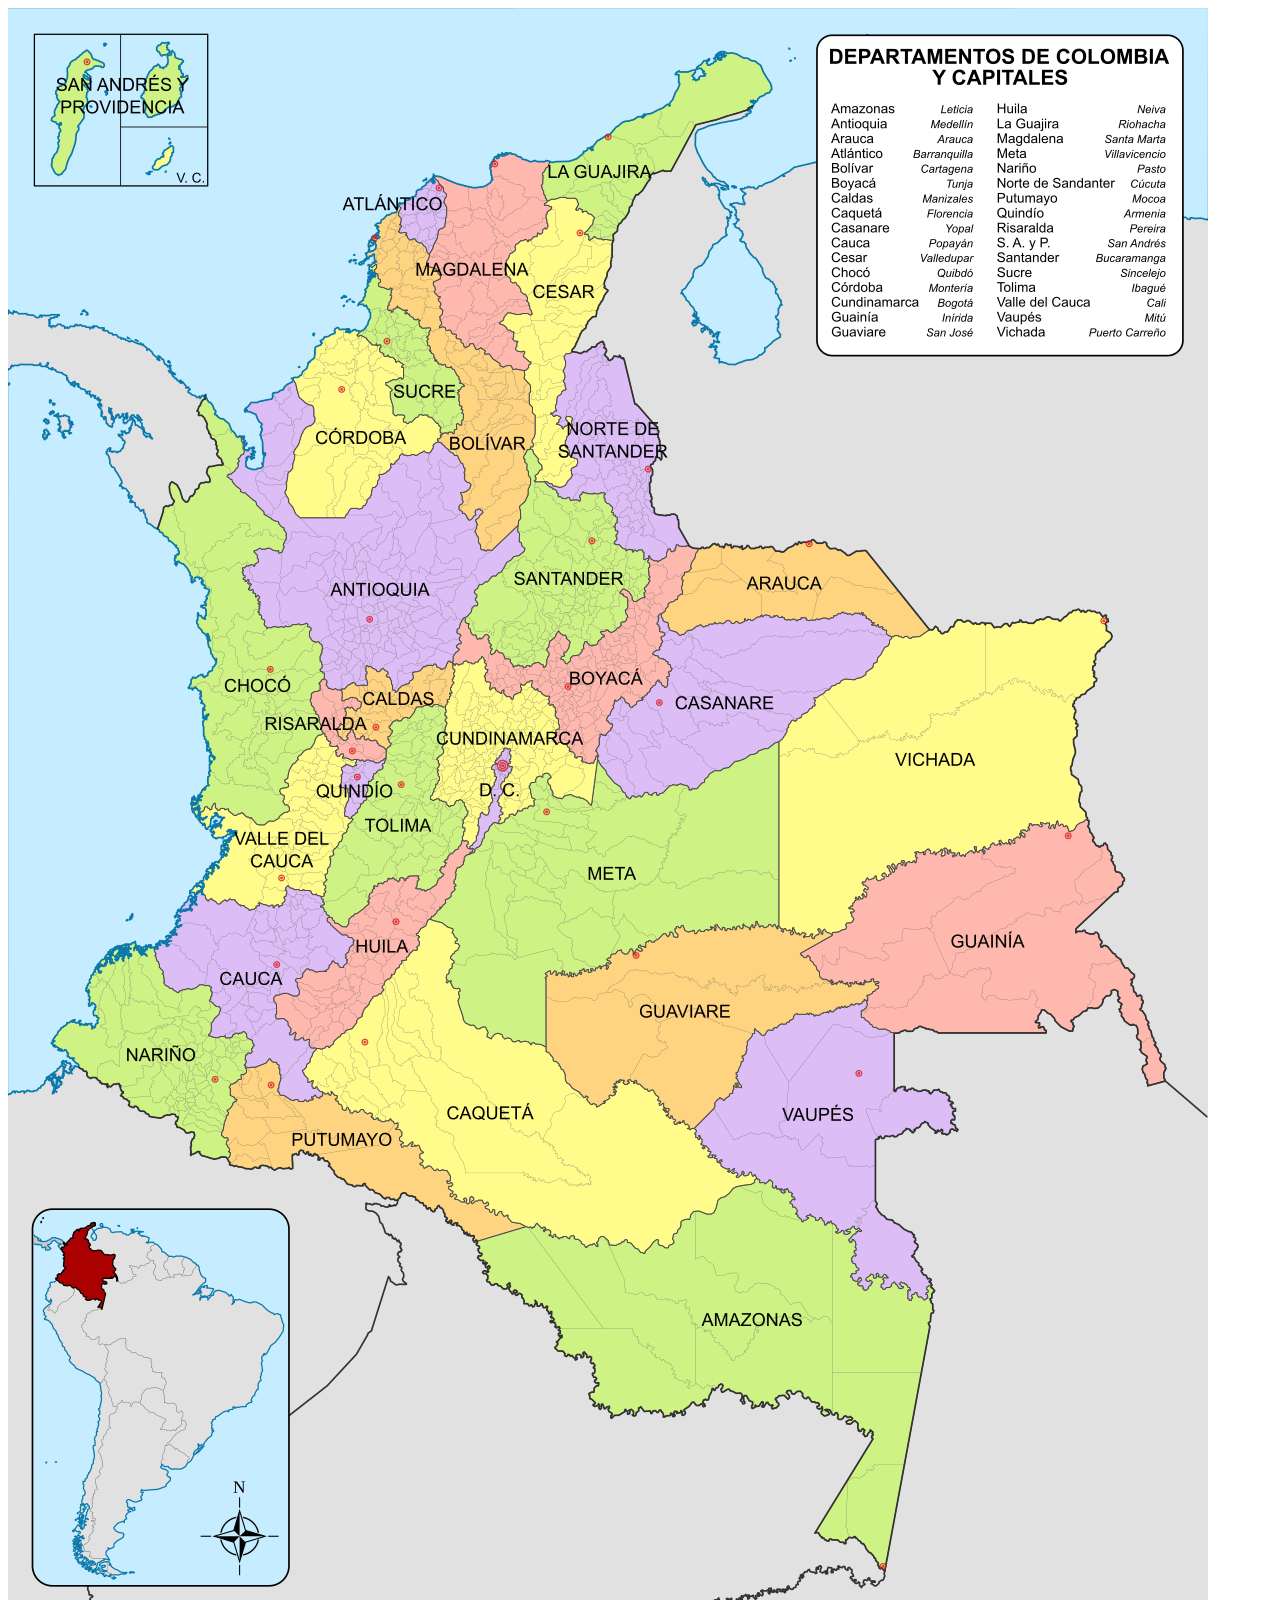
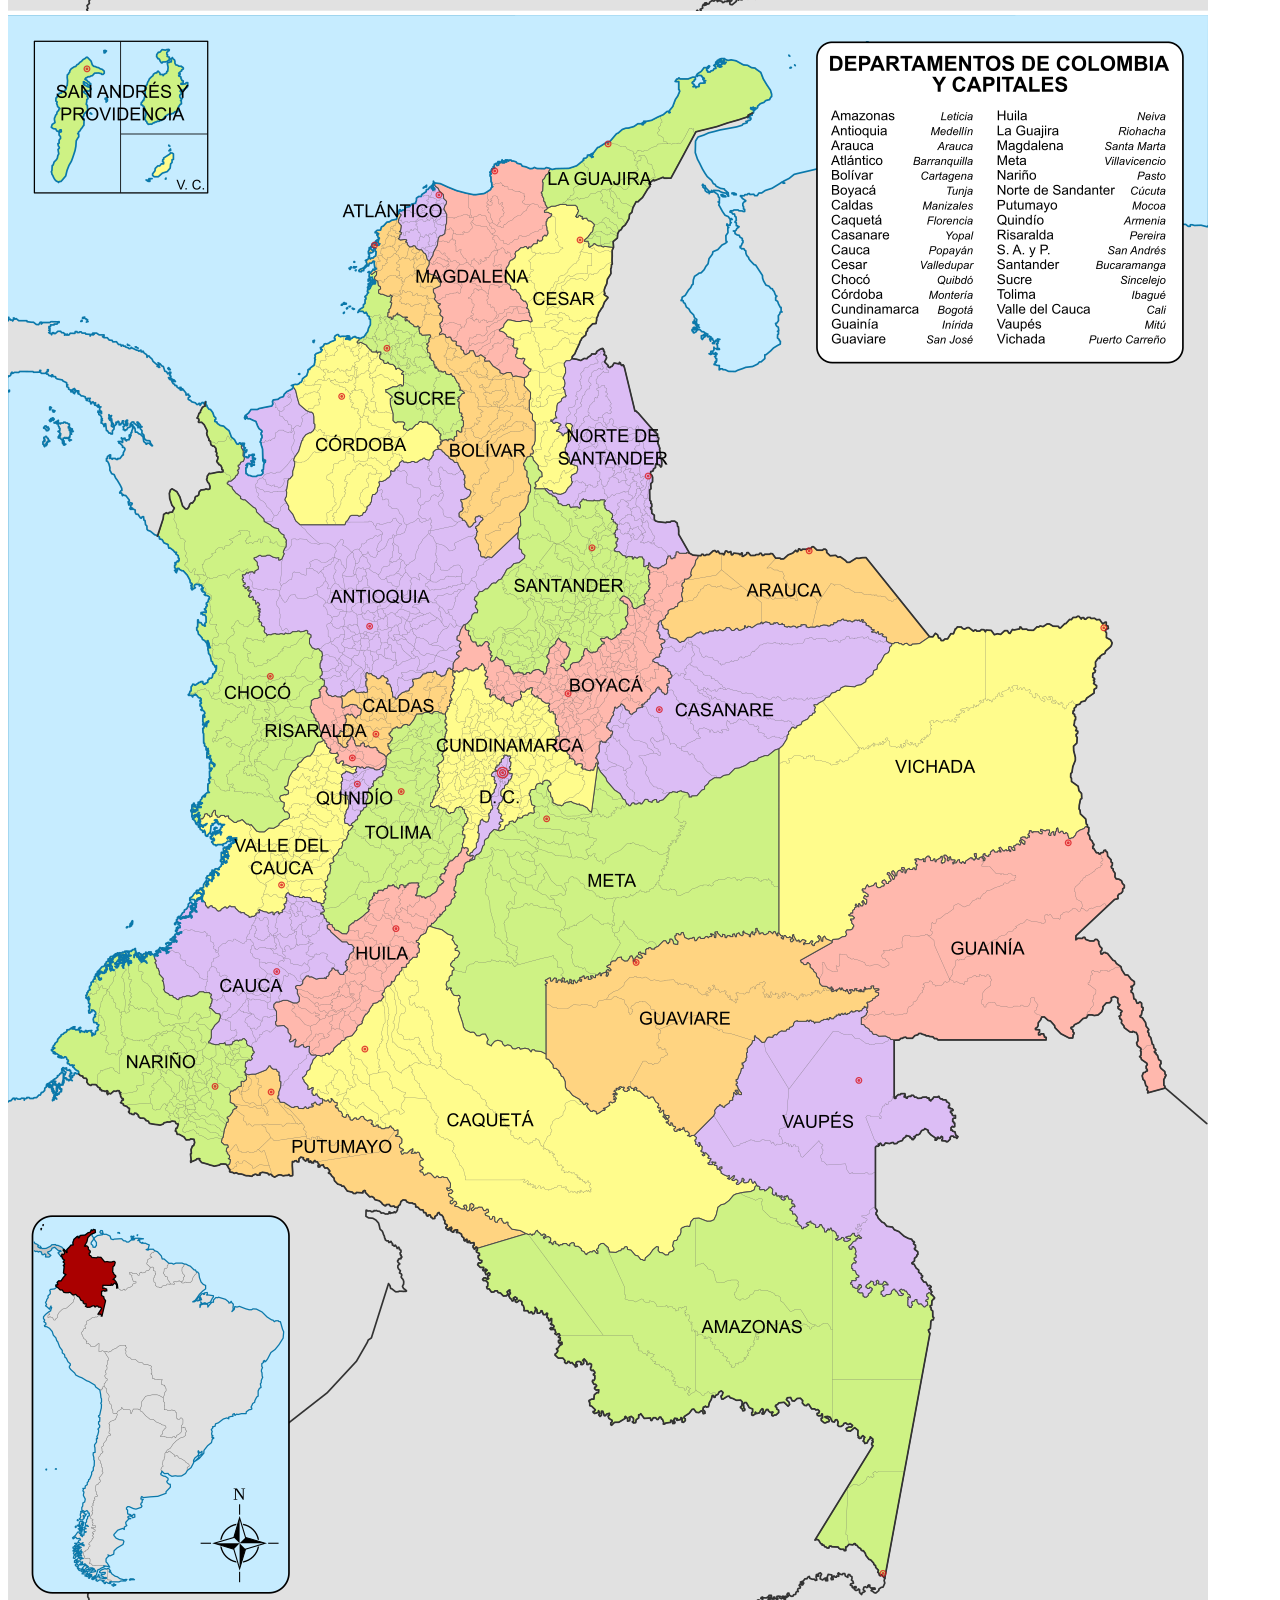
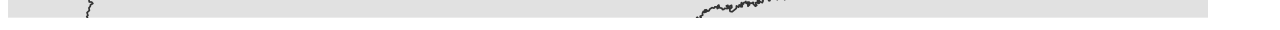
<file: MAPA DE COLOMBIA/Actividad de mapa de colombia/index.html>
<!DOCTYPE html>
<html lang="en">
<head>
    <meta charset="UTF-8">
    <meta name="viewport" content="width=device-width, initial-scale=1.0">
    <link rel="stylesheet" href="mapa.css">
    <title>Document</title>
</head>
<body>
    <div class="container">
       <!-- Image Map Generated by http://www.image-map.net/ -->
<img src="./Mapa_de_Colombia_(departamentos).svg.webp" usemap="#image-map">

<!-- Image Map Generated by http://www.image-map.net/ -->
<img src="./Mapa_de_Colombia_(departamentos).svg.webp" usemap="#image-map">

<map name="image-map">
    <area class="coordenadas" target="" alt="Cesar" title="Cesar" href="./cesar/cesar.html" coords="533,475,536,445,526,429,526,403,518,370,528,350,515,331,502,323,506,307,529,307,519,285,500,260,510,241,529,229,540,226,542,196,555,195,564,196,576,208,577,230,592,233,603,245,590,297,572,322,556,348,556,379,556,432,565,451,562,467,556,476,552,476,547,476,547,470,552,476" shape="poly">
    <area class="coordenadas" target="" alt="Santander" title="Santander" href="./santander/santander.html" coords="508,656,494,645,487,637,481,635,476,627,468,619,462,611,478,577,469,584,487,575,501,560,513,549,518,535,515,530,517,523,512,511,520,507,517,499,524,488,532,483,544,481,549,491,555,493,567,494,574,493,581,490,594,494,602,499,603,513,605,527,609,536,619,546,632,547,636,557,641,568,613,578,629,580,628,581,612,601,613,616,602,617,568,639,558,627,547,623,540,639,533,658" shape="poly">
    <area class="coordenadas" target="" alt="Magdalena" title="Magdalena" href="./magdalena/magdalena.html" coords="522,360,491,353,473,346,464,331,458,328,442,323,437,309,437,300,437,286,430,277,432,270,439,262,435,251,427,247,430,238,434,231,439,217,440,210,441,187,442,178,439,166,452,174,466,172,476,171,490,168,487,153,495,142,507,142,512,149,527,150,538,152,537,185,540,209,529,222,516,225,505,243,501,274,510,284,520,292,505,302,498,305,493,319,500,321" shape="poly">
    <area class="coordenadas" target="" alt="Valle del cauca" title="Valle del cauca" href="./valle del cauca/valle_del_cauca.html" coords="189,881,212,843,228,825,210,825,213,806,195,813,216,801,234,803,244,814,257,822,273,812,287,805,282,793,282,774,280,768,288,752,311,733,325,741,337,753,342,759,337,773,333,792,339,790,337,803,339,818,333,827,327,837,319,861,318,868,317,876,311,885,281,876,271,886,267,892,252,893,241,899,215,892,203,897" shape="poly">
    <area class="coordenadas" target="" alt="Norte de santander" title="Norte de santander" href="./norte de santander/norte_de_santander.html" coords="652,550,621,541,613,528,612,510,606,500,602,487,594,481,580,480,576,487,568,488,558,482,567,477,573,468,573,447,567,436,567,418,563,406,560,391,563,364,564,351,584,345,601,352,614,351,634,404,654,435,639,473,648,512,669,507,662,506,670,518,675,527" shape="poly">
</map>
    </div>
    
</body>
</html>
</file>
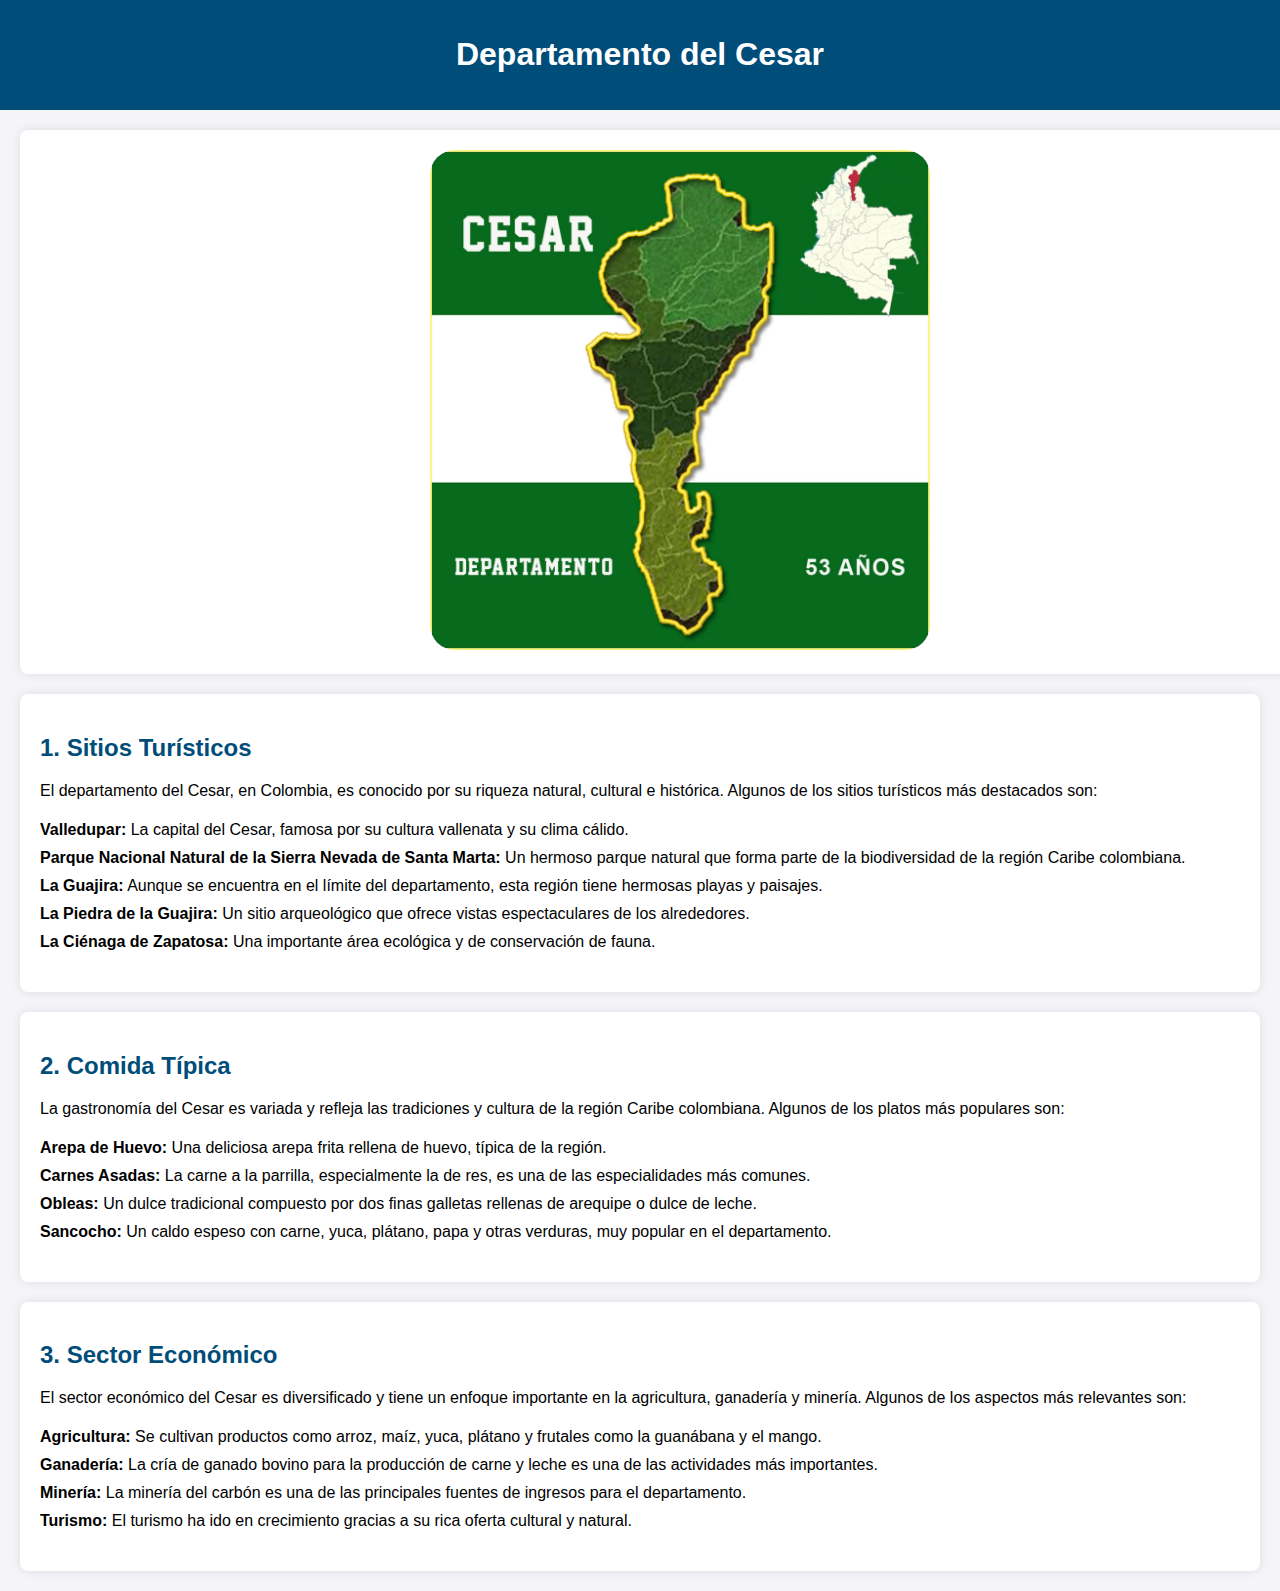
<file: MAPA DE COLOMBIA/Actividad de mapa de colombia/cesar/cesar.html>
<!DOCTYPE html>
<html lang="es">
<head>
    <meta charset="UTF-8">
    <meta name="viewport" content="width=device-width, initial-scale=1.0">
    <title>Departamento del Cesar - Información Turística</title>
    <link rel="stylesheet" href="cesar.css">
</head>
<body>

<header>
    <h1>Departamento del Cesar</h1>
</header>

    <section class="contenedor "><img src="./cesar-1080.webp"  alt=""></section>
<section>
    <h2>1. Sitios Turísticos</h2>
    <p>El departamento del Cesar, en Colombia, es conocido por su riqueza natural, cultural e histórica. Algunos de los sitios turísticos más destacados son:</p>
    <ul>
        <li><strong>Valledupar:</strong> La capital del Cesar, famosa por su cultura vallenata y su clima cálido.</li>
        <li><strong>Parque Nacional Natural de la Sierra Nevada de Santa Marta:</strong> Un hermoso parque natural que forma parte de la biodiversidad de la región Caribe colombiana.</li>
        <li><strong>La Guajira:</strong> Aunque se encuentra en el límite del departamento, esta región tiene hermosas playas y paisajes.</li>
        <li><strong>La Piedra de la Guajira:</strong> Un sitio arqueológico que ofrece vistas espectaculares de los alrededores.</li>
        <li><strong>La Ciénaga de Zapatosa:</strong> Una importante área ecológica y de conservación de fauna.</li>
    </ul>
</section>

<section>
    <h2>2. Comida Típica</h2>
    <p>La gastronomía del Cesar es variada y refleja las tradiciones y cultura de la región Caribe colombiana. Algunos de los platos más populares son:</p>
    <ul>
        <li><strong>Arepa de Huevo:</strong> Una deliciosa arepa frita rellena de huevo, típica de la región.</li>
        <li><strong>Carnes Asadas:</strong> La carne a la parrilla, especialmente la de res, es una de las especialidades más comunes.</li>
        <li><strong>Obleas:</strong> Un dulce tradicional compuesto por dos finas galletas rellenas de arequipe o dulce de leche.</li>
        <li><strong>Sancocho:</strong> Un caldo espeso con carne, yuca, plátano, papa y otras verduras, muy popular en el departamento.</li>
    </ul>
</section>

<section>
    <h2>3. Sector Económico</h2>
    <p>El sector económico del Cesar es diversificado y tiene un enfoque importante en la agricultura, ganadería y minería. Algunos de los aspectos más relevantes son:</p>
    <ul>
        <li><strong>Agricultura:</strong> Se cultivan productos como arroz, maíz, yuca, plátano y frutales como la guanábana y el mango.</li>
        <li><strong>Ganadería:</strong> La cría de ganado bovino para la producción de carne y leche es una de las actividades más importantes.</li>
        <li><strong>Minería:</strong> La minería del carbón es una de las principales fuentes de ingresos para el departamento.</li>
        <li><strong>Turismo:</strong> El turismo ha ido en crecimiento gracias a su rica oferta cultural y natural.</li>
    </ul>
</section>



</body>
</html>
</file>
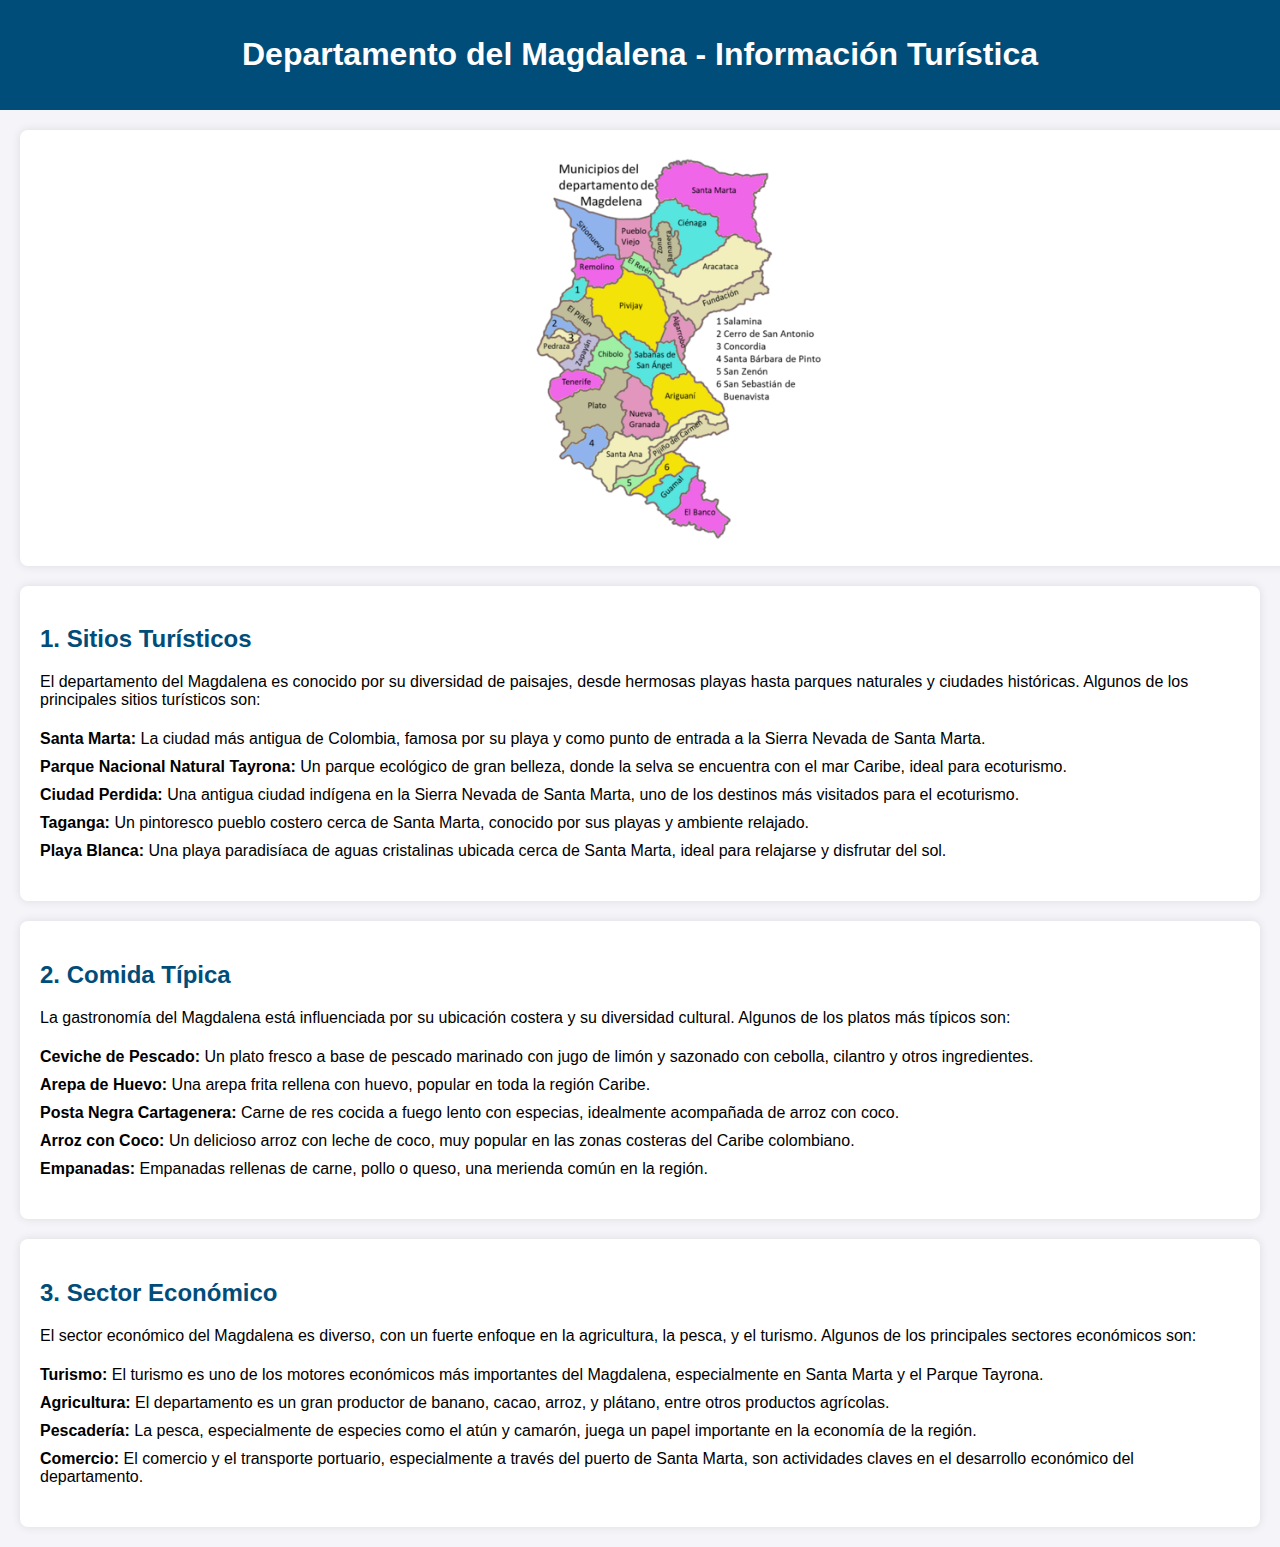
<file: MAPA DE COLOMBIA/Actividad de mapa de colombia/magdalena/magdalena.html>
<!DOCTYPE html>
<html lang="es">
<head>
    <meta charset="UTF-8">
    <meta name="viewport" content="width=device-width, initial-scale=1.0">
    <title>Departamento del Magdalena - Información Turística</title>
    <link rel="stylesheet" href="magdalena.css">
</head>
<body>

<header>
    <h1>Departamento del Magdalena - Información Turística</h1>
</header>
<section class="contenedor"><img src="./350px-Departamento_de_Magdalena,_Colombia_Mapa.png" alt=""></section>
<section>
    <h2>1. Sitios Turísticos</h2>
    <p>El departamento del Magdalena es conocido por su diversidad de paisajes, desde hermosas playas hasta parques naturales y ciudades históricas. Algunos de los principales sitios turísticos son:</p>
    <ul>
        <li><strong>Santa Marta:</strong> La ciudad más antigua de Colombia, famosa por su playa y como punto de entrada a la Sierra Nevada de Santa Marta.</li>
        <li><strong>Parque Nacional Natural Tayrona:</strong> Un parque ecológico de gran belleza, donde la selva se encuentra con el mar Caribe, ideal para ecoturismo.</li>
        <li><strong>Ciudad Perdida:</strong> Una antigua ciudad indígena en la Sierra Nevada de Santa Marta, uno de los destinos más visitados para el ecoturismo.</li>
        <li><strong>Taganga:</strong> Un pintoresco pueblo costero cerca de Santa Marta, conocido por sus playas y ambiente relajado.</li>
        <li><strong>Playa Blanca:</strong> Una playa paradisíaca de aguas cristalinas ubicada cerca de Santa Marta, ideal para relajarse y disfrutar del sol.</li>
    </ul>
</section>

<section>
    <h2>2. Comida Típica</h2>
    <p>La gastronomía del Magdalena está influenciada por su ubicación costera y su diversidad cultural. Algunos de los platos más típicos son:</p>
    <ul>
        <li><strong>Ceviche de Pescado:</strong> Un plato fresco a base de pescado marinado con jugo de limón y sazonado con cebolla, cilantro y otros ingredientes.</li>
        <li><strong>Arepa de Huevo:</strong> Una arepa frita rellena con huevo, popular en toda la región Caribe.</li>
        <li><strong>Posta Negra Cartagenera:</strong> Carne de res cocida a fuego lento con especias, idealmente acompañada de arroz con coco.</li>
        <li><strong>Arroz con Coco:</strong> Un delicioso arroz con leche de coco, muy popular en las zonas costeras del Caribe colombiano.</li>
        <li><strong>Empanadas:</strong> Empanadas rellenas de carne, pollo o queso, una merienda común en la región.</li>
    </ul>
</section>

<section>
    <h2>3. Sector Económico</h2>
    <p>El sector económico del Magdalena es diverso, con un fuerte enfoque en la agricultura, la pesca, y el turismo. Algunos de los principales sectores económicos son:</p>
    <ul>
        <li><strong>Turismo:</strong> El turismo es uno de los motores económicos más importantes del Magdalena, especialmente en Santa Marta y el Parque Tayrona.</li>
        <li><strong>Agricultura:</strong> El departamento es un gran productor de banano, cacao, arroz, y plátano, entre otros productos agrícolas.</li>
        <li><strong>Pescadería:</strong> La pesca, especialmente de especies como el atún y camarón, juega un papel importante en la economía de la región.</li>
        <li><strong>Comercio:</strong> El comercio y el transporte portuario, especialmente a través del puerto de Santa Marta, son actividades claves en el desarrollo económico del departamento.</li>
    </ul>
</section>



</body>
</html>
</file>
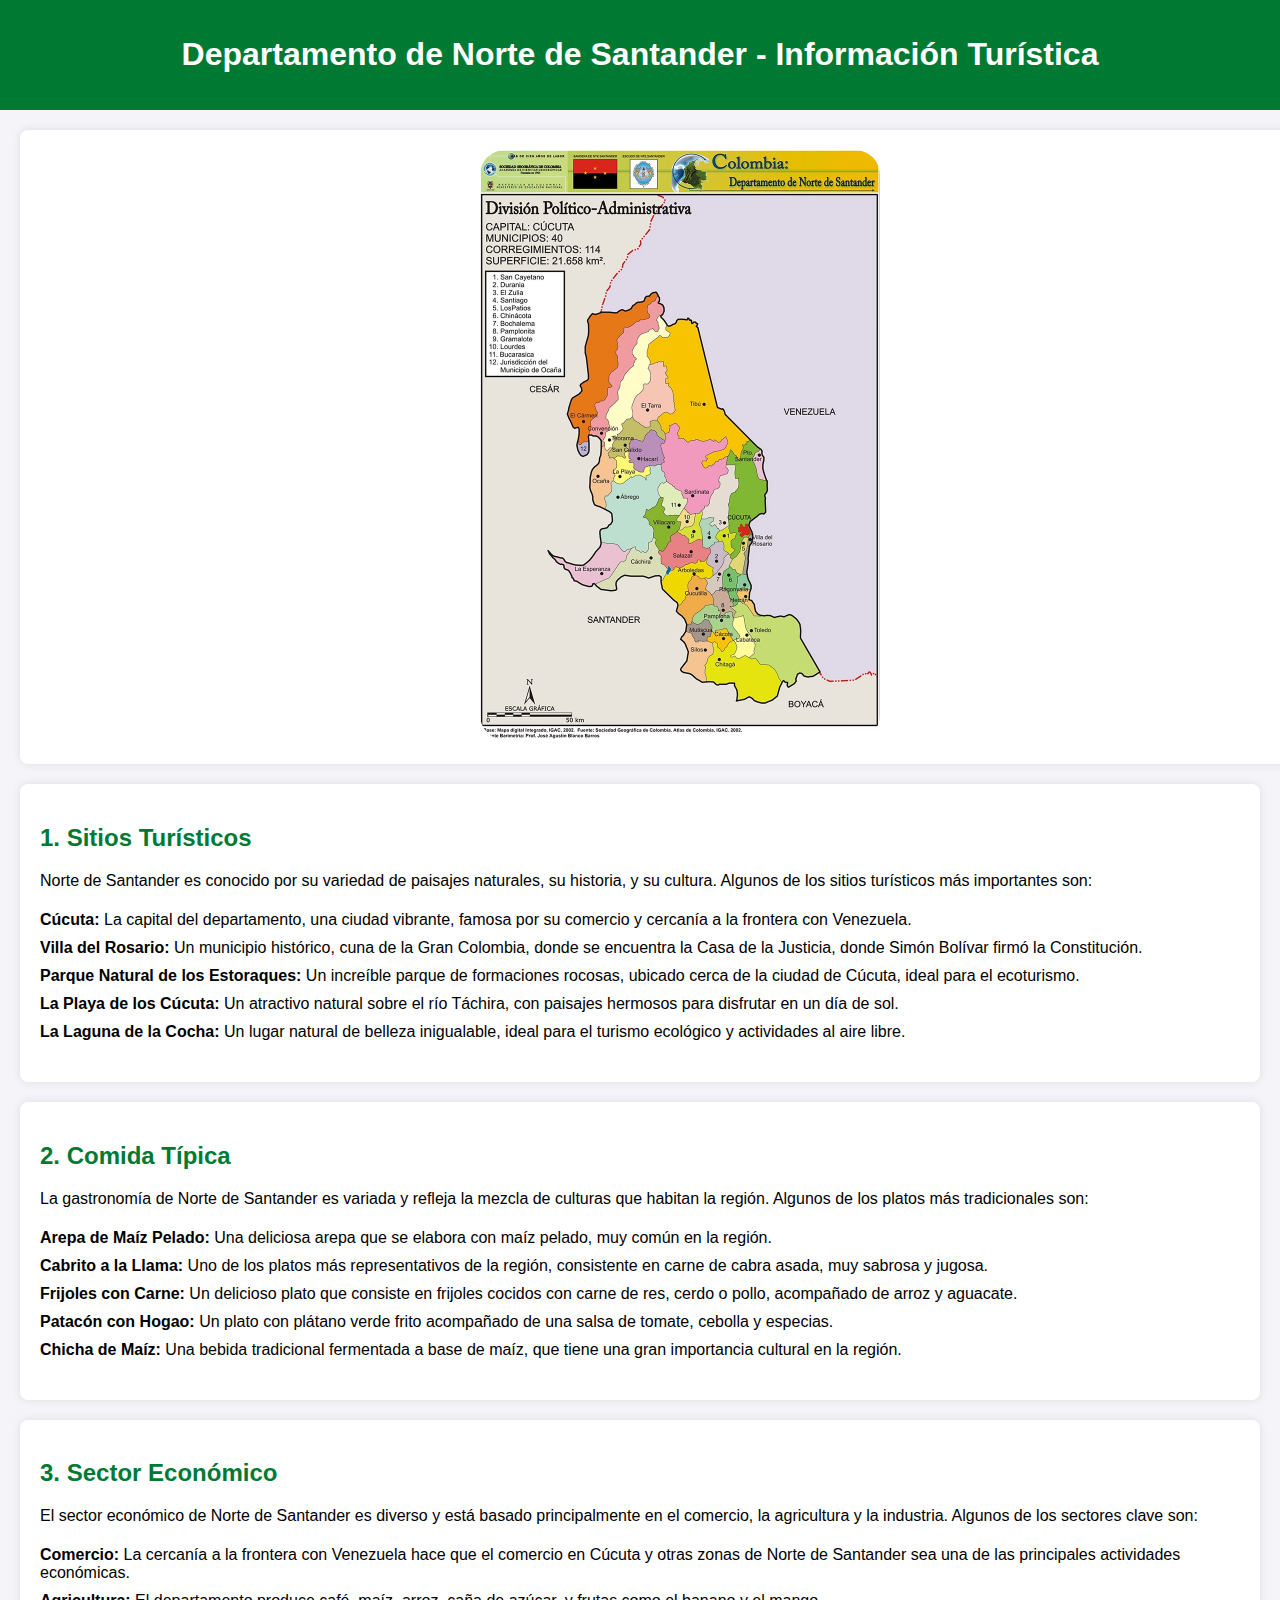
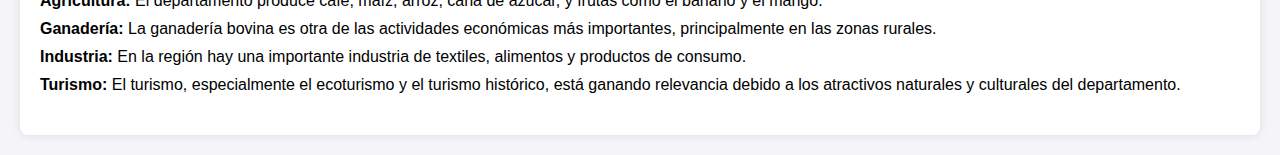
<file: MAPA DE COLOMBIA/Actividad de mapa de colombia/norte de santander/norte_de_santander.html>
<!DOCTYPE html>
<html lang="es">
<head>
    <meta charset="UTF-8">
    <meta name="viewport" content="width=device-width, initial-scale=1.0">
    <title>Departamento de Norte de Santander - Información Turística</title>
    <link rel="stylesheet" href="norte_de_santander.css">
</head>
<body>

<header>
    <h1>Departamento de Norte de Santander - Información Turística</h1>
</header>

<section class="contenedor"><img src="./Mapa_division_politica_municipios_del_departamento_de_Norte_de_Santander.jpg"></section>

<section>
    <h2>1. Sitios Turísticos</h2>
    <p>Norte de Santander es conocido por su variedad de paisajes naturales, su historia, y su cultura. Algunos de los sitios turísticos más importantes son:</p>
    <ul>
        <li><strong>Cúcuta:</strong> La capital del departamento, una ciudad vibrante, famosa por su comercio y cercanía a la frontera con Venezuela.</li>
        <li><strong>Villa del Rosario:</strong> Un municipio histórico, cuna de la Gran Colombia, donde se encuentra la Casa de la Justicia, donde Simón Bolívar firmó la Constitución.</li>
        <li><strong>Parque Natural de los Estoraques:</strong> Un increíble parque de formaciones rocosas, ubicado cerca de la ciudad de Cúcuta, ideal para el ecoturismo.</li>
        <li><strong>La Playa de los Cúcuta:</strong> Un atractivo natural sobre el río Táchira, con paisajes hermosos para disfrutar en un día de sol.</li>
        <li><strong>La Laguna de la Cocha:</strong> Un lugar natural de belleza inigualable, ideal para el turismo ecológico y actividades al aire libre.</li>
    </ul>
</section>

<section>
    <h2>2. Comida Típica</h2>
    <p>La gastronomía de Norte de Santander es variada y refleja la mezcla de culturas que habitan la región. Algunos de los platos más tradicionales son:</p>
    <ul>
        <li><strong>Arepa de Maíz Pelado:</strong> Una deliciosa arepa que se elabora con maíz pelado, muy común en la región.</li>
        <li><strong>Cabrito a la Llama:</strong> Uno de los platos más representativos de la región, consistente en carne de cabra asada, muy sabrosa y jugosa.</li>
        <li><strong>Frijoles con Carne:</strong> Un delicioso plato que consiste en frijoles cocidos con carne de res, cerdo o pollo, acompañado de arroz y aguacate.</li>
        <li><strong>Patacón con Hogao:</strong> Un plato con plátano verde frito acompañado de una salsa de tomate, cebolla y especias.</li>
        <li><strong>Chicha de Maíz:</strong> Una bebida tradicional fermentada a base de maíz, que tiene una gran importancia cultural en la región.</li>
    </ul>
</section>

<section>
    <h2>3. Sector Económico</h2>
    <p>El sector económico de Norte de Santander es diverso y está basado principalmente en el comercio, la agricultura y la industria. Algunos de los sectores clave son:</p>
    <ul>
        <li><strong>Comercio:</strong> La cercanía a la frontera con Venezuela hace que el comercio en Cúcuta y otras zonas de Norte de Santander sea una de las principales actividades económicas.</li>
        <li><strong>Agricultura:</strong> El departamento produce café, maíz, arroz, caña de azúcar, y frutas como el banano y el mango.</li>
        <li><strong>Ganadería:</strong> La ganadería bovina es otra de las actividades económicas más importantes, principalmente en las zonas rurales.</li>
        <li><strong>Industria:</strong> En la región hay una importante industria de textiles, alimentos y productos de consumo.</li>
        <li><strong>Turismo:</strong> El turismo, especialmente el ecoturismo y el turismo histórico, está ganando relevancia debido a los atractivos naturales y culturales del departamento.</li>
    </ul>
</section>



</body>
</html>
</file>
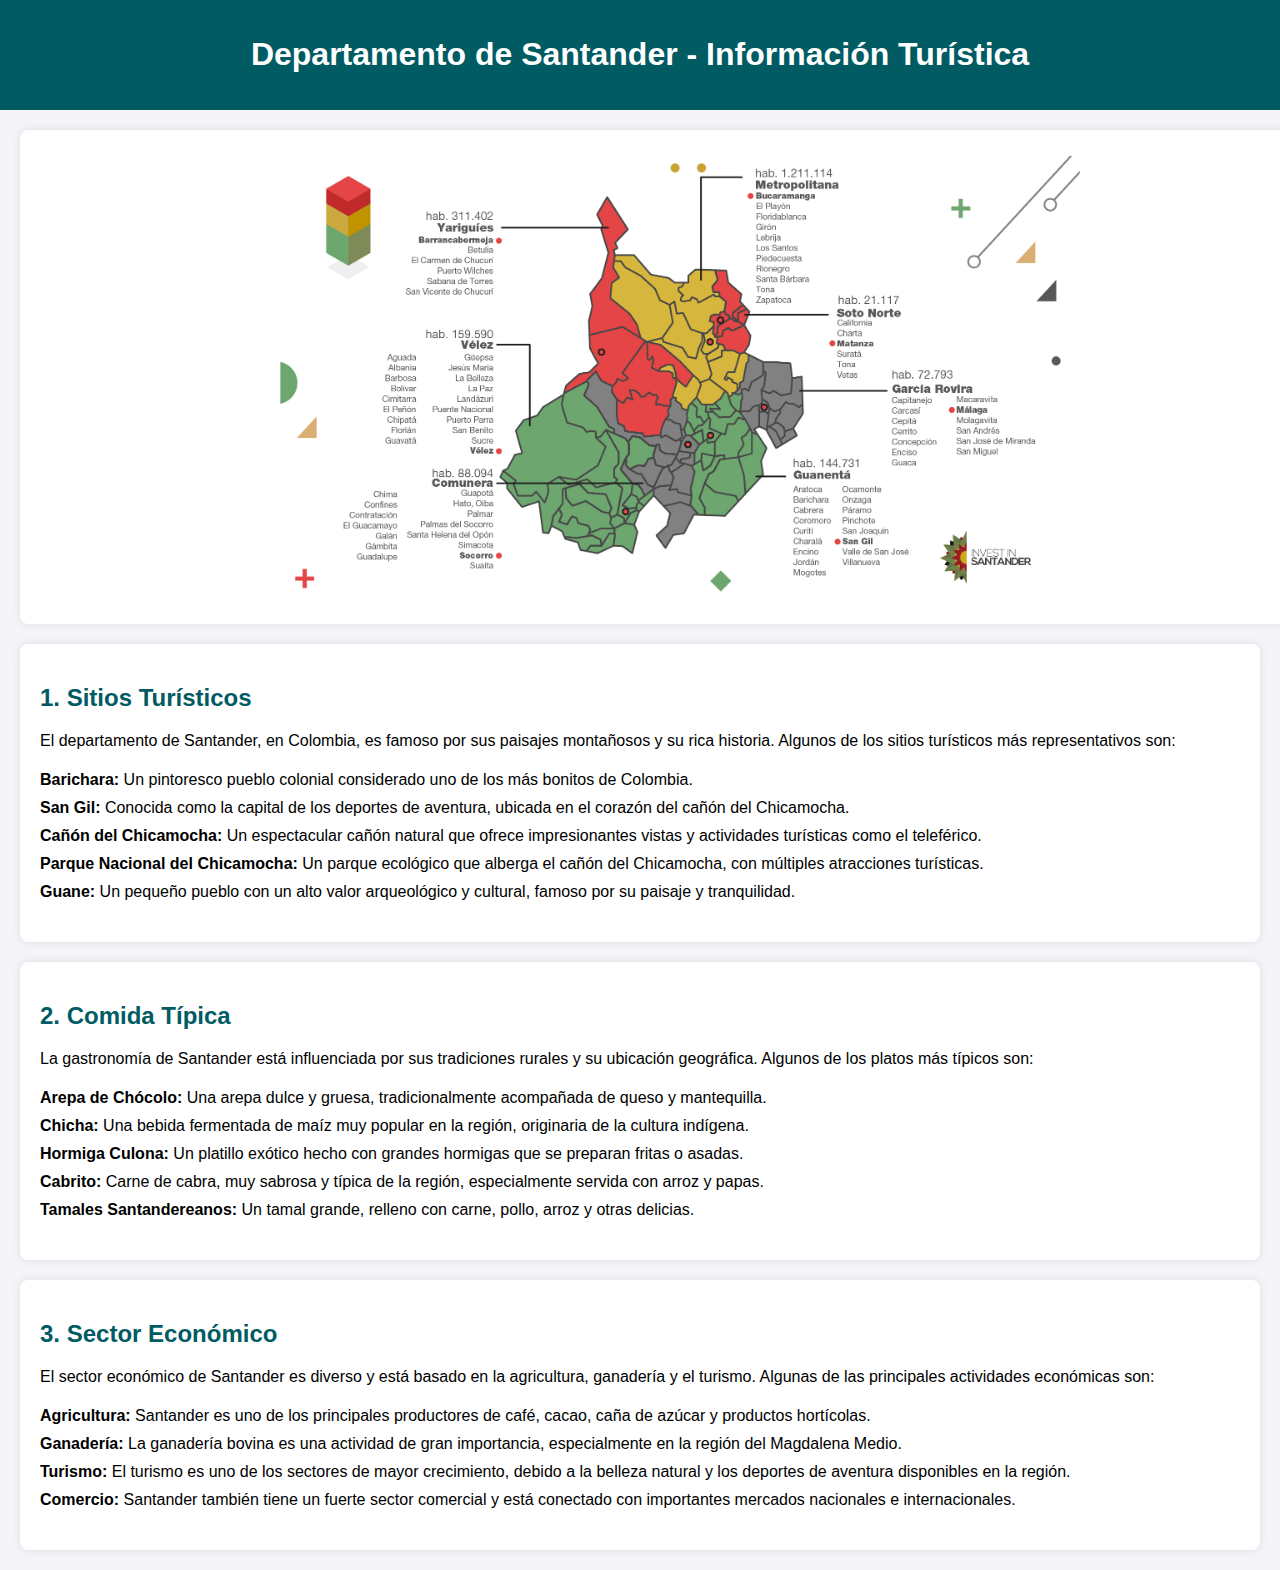
<file: MAPA DE COLOMBIA/Actividad de mapa de colombia/santander/santander.html>
<!DOCTYPE html>
<html lang="es">
<head>
    <meta charset="UTF-8">
    <meta name="viewport" content="width=device-width, initial-scale=1.0">
    <title>Departamento de Santander - Información Turística</title>
    <link rel="stylesheet" href="santander.css">
</head>
<body>

<header>
    <h1>Departamento de Santander - Información Turística</h1>
</header>

    <section class="contenedor"><img src="./02_Santander-politico-admin-zoom.jpg" alt="">
    </section>
<section>
    <h2>1. Sitios Turísticos</h2>
    <p>El departamento de Santander, en Colombia, es famoso por sus paisajes montañosos y su rica historia. Algunos de los sitios turísticos más representativos son:</p>
    <ul>
        <li><strong>Barichara:</strong> Un pintoresco pueblo colonial considerado uno de los más bonitos de Colombia.</li>
        <li><strong>San Gil:</strong> Conocida como la capital de los deportes de aventura, ubicada en el corazón del cañón del Chicamocha.</li>
        <li><strong>Cañón del Chicamocha:</strong> Un espectacular cañón natural que ofrece impresionantes vistas y actividades turísticas como el teleférico.</li>
        <li><strong>Parque Nacional del Chicamocha:</strong> Un parque ecológico que alberga el cañón del Chicamocha, con múltiples atracciones turísticas.</li>
        <li><strong>Guane:</strong> Un pequeño pueblo con un alto valor arqueológico y cultural, famoso por su paisaje y tranquilidad.</li>
    </ul>
</section>

<section>
    <h2>2. Comida Típica</h2>
    <p>La gastronomía de Santander está influenciada por sus tradiciones rurales y su ubicación geográfica. Algunos de los platos más típicos son:</p>
    <ul>
        <li><strong>Arepa de Chócolo:</strong> Una arepa dulce y gruesa, tradicionalmente acompañada de queso y mantequilla.</li>
        <li><strong>Chicha:</strong> Una bebida fermentada de maíz muy popular en la región, originaria de la cultura indígena.</li>
        <li><strong>Hormiga Culona:</strong> Un platillo exótico hecho con grandes hormigas que se preparan fritas o asadas.</li>
        <li><strong>Cabrito:</strong> Carne de cabra, muy sabrosa y típica de la región, especialmente servida con arroz y papas.</li>
        <li><strong>Tamales Santandereanos:</strong> Un tamal grande, relleno con carne, pollo, arroz y otras delicias.</li>
    </ul>
</section>

<section>
    <h2>3. Sector Económico</h2>
    <p>El sector económico de Santander es diverso y está basado en la agricultura, ganadería y el turismo. Algunas de las principales actividades económicas son:</p>
    <ul>
        <li><strong>Agricultura:</strong> Santander es uno de los principales productores de café, cacao, caña de azúcar y productos hortícolas.</li>
        <li><strong>Ganadería:</strong> La ganadería bovina es una actividad de gran importancia, especialmente en la región del Magdalena Medio.</li>
        <li><strong>Turismo:</strong> El turismo es uno de los sectores de mayor crecimiento, debido a la belleza natural y los deportes de aventura disponibles en la región.</li>
        <li><strong>Comercio:</strong> Santander también tiene un fuerte sector comercial y está conectado con importantes mercados nacionales e internacionales.</li>
    </ul>
</section>



</body>
</html>
</file>
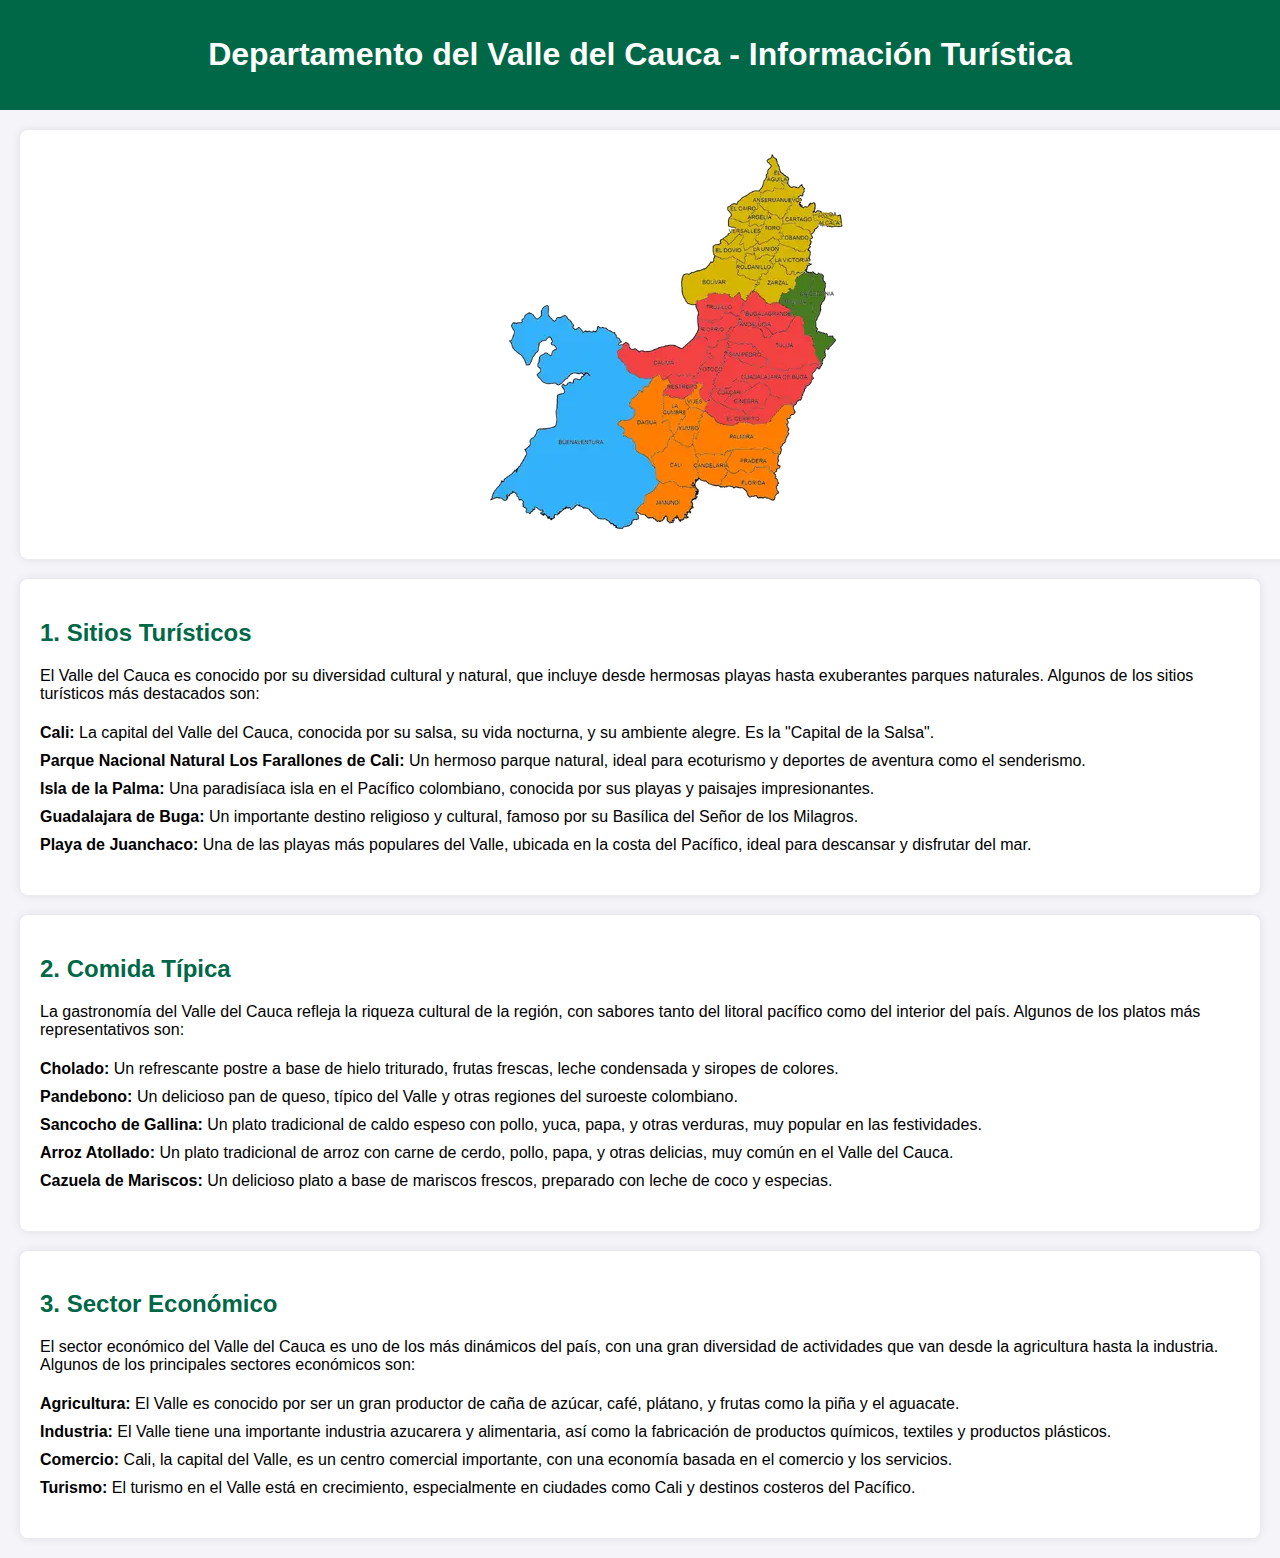
<file: MAPA DE COLOMBIA/Actividad de mapa de colombia/valle del cauca/valle_del_cauca.html>
<!DOCTYPE html>
<html lang="es">
<head>
    <meta charset="UTF-8">
    <meta name="viewport" content="width=device-width, initial-scale=1.0">
    <title>Departamento del Valle del Cauca - Información Turística</title>
    <link rel="stylesheet" href="valle_del_cauca.css">
</head>
<body>

<header>
    <h1>Departamento del Valle del Cauca - Información Turística</h1>
</header>

<section class="contenedor"><img src="./thgaleria_400X400_711.webp" alt=""></section>
<section>
    <h2>1. Sitios Turísticos</h2>
    <p>El Valle del Cauca es conocido por su diversidad cultural y natural, que incluye desde hermosas playas hasta exuberantes parques naturales. Algunos de los sitios turísticos más destacados son:</p>
    <ul>
        <li><strong>Cali:</strong> La capital del Valle del Cauca, conocida por su salsa, su vida nocturna, y su ambiente alegre. Es la "Capital de la Salsa".</li>
        <li><strong>Parque Nacional Natural Los Farallones de Cali:</strong> Un hermoso parque natural, ideal para ecoturismo y deportes de aventura como el senderismo.</li>
        <li><strong>Isla de la Palma:</strong> Una paradisíaca isla en el Pacífico colombiano, conocida por sus playas y paisajes impresionantes.</li>
        <li><strong>Guadalajara de Buga:</strong> Un importante destino religioso y cultural, famoso por su Basílica del Señor de los Milagros.</li>
        <li><strong>Playa de Juanchaco:</strong> Una de las playas más populares del Valle, ubicada en la costa del Pacífico, ideal para descansar y disfrutar del mar.</li>
    </ul>
</section>

<section>
    <h2>2. Comida Típica</h2>
    <p>La gastronomía del Valle del Cauca refleja la riqueza cultural de la región, con sabores tanto del litoral pacífico como del interior del país. Algunos de los platos más representativos son:</p>
    <ul>
        <li><strong>Cholado:</strong> Un refrescante postre a base de hielo triturado, frutas frescas, leche condensada y siropes de colores.</li>
        <li><strong>Pandebono:</strong> Un delicioso pan de queso, típico del Valle y otras regiones del suroeste colombiano.</li>
        <li><strong>Sancocho de Gallina:</strong> Un plato tradicional de caldo espeso con pollo, yuca, papa, y otras verduras, muy popular en las festividades.</li>
        <li><strong>Arroz Atollado:</strong> Un plato tradicional de arroz con carne de cerdo, pollo, papa, y otras delicias, muy común en el Valle del Cauca.</li>
        <li><strong>Cazuela de Mariscos:</strong> Un delicioso plato a base de mariscos frescos, preparado con leche de coco y especias.</li>
    </ul>
</section>

<section>
    <h2>3. Sector Económico</h2>
    <p>El sector económico del Valle del Cauca es uno de los más dinámicos del país, con una gran diversidad de actividades que van desde la agricultura hasta la industria. Algunos de los principales sectores económicos son:</p>
    <ul>
        <li><strong>Agricultura:</strong> El Valle es conocido por ser un gran productor de caña de azúcar, café, plátano, y frutas como la piña y el aguacate.</li>
        <li><strong>Industria:</strong> El Valle tiene una importante industria azucarera y alimentaria, así como la fabricación de productos químicos, textiles y productos plásticos.</li>
        <li><strong>Comercio:</strong> Cali, la capital del Valle, es un centro comercial importante, con una economía basada en el comercio y los servicios.</li>
        <li><strong>Turismo:</strong> El turismo en el Valle está en crecimiento, especialmente en ciudades como Cali y destinos costeros del Pacífico.</li>
    </ul>
</section>



</body>
</html>
</file>
<file: MAPA DE COLOMBIA/Actividad de mapa de colombia/mapa.css>
/* Resaltar las áreas del mapa (coordenadas) */
area.coordenadas {
    transition: all 2s ease;
}

/* Efecto cuando se pasa el cursor sobre las áreas */
area.coordenadas:hover {
    outline: 1px solid #ff0101;  /* Resalta con un borde azul */
    background-color: rgb(255, 0, 0);  /* Fondo semitransparente azul */
}

/* Definir un borde para las áreas (opcional) */
area.coordenadas {
    cursor: pointer; /* Cambia el cursor cuando se pasa sobre el área */
}
</file>
<file: MAPA DE COLOMBIA/Actividad de mapa de colombia/cesar/cesar.css>
/* Estilos generales */
body {
    font-family: Arial, sans-serif;
    margin: 0;
    padding: 0;
    background-color: #f4f4f9;
}

header {
    background-color: #004d7a;
    color: white;
    padding: 15px 0;
    text-align: center;
}

section {
    margin: 20px;
    padding: 20px;
    background-color: white;
    border-radius: 8px;
    box-shadow: 0 0 10px rgba(0, 0, 0, 0.1);
}

h2 {
    color: #004d7a;
}

ul {
    list-style-type: none;
    padding: 0;
}

ul li {
    padding: 5px 0;
}

.contenedor {
    width: 100%;
    text-align: center; 

}
img {
    width: 500px;
    border-radius: 25px;
}
</file>
<file: MAPA DE COLOMBIA/Actividad de mapa de colombia/magdalena/magdalena.css>
/* Estilos generales */
body {
    font-family: Arial, sans-serif;
    margin: 0;
    padding: 0;
    background-color: #f4f4f9;
}

header {
    background-color: #004d7a;
    color: white;
    padding: 15px 0;
    text-align: center;
}

section {
    margin: 20px;
    padding: 20px;
    background-color: white;
    border-radius: 8px;
    box-shadow: 0 0 10px rgba(0, 0, 0, 0.1);
}

h2 {
    color: #004d7a;
}

ul {
    list-style-type: none;
    padding: 0;
}

ul li {
    padding: 5px 0;
}
.contenedor {
    width: 100%;
    text-align: center; 

}
img {
    width:300px;
    
}
</file>
<file: MAPA DE COLOMBIA/Actividad de mapa de colombia/norte de santander/norte_de_santander.css>
/* Estilos generales */
body {
    font-family: Arial, sans-serif;
    margin: 0;
    padding: 0;
    background-color: #f4f4f9;
}

header {
    background-color: #007a33;
    color: white;
    padding: 15px 0;
    text-align: center;
}

section {
    margin: 20px;
    padding: 20px;
    background-color: white;
    border-radius: 8px;
    box-shadow: 0 0 10px rgba(0, 0, 0, 0.1);
}

h2 {
    color: #007a33;
}

ul {
    list-style-type: none;
    padding: 0;
}

ul li {
    padding: 5px 0;
}

.contenedor {
    width: 100%;
    text-align: center; 

}
img {
    width:400px;
    border-radius: 25px;
}
</file>
<file: MAPA DE COLOMBIA/Actividad de mapa de colombia/santander/santander.css>
/* Estilos generales */
body {
    font-family: Arial, sans-serif;
    margin: 0;
    padding: 0;
    background-color: #f4f4f9;
}

header {
    background-color: #005b63;
    color: white;
    padding: 15px 0;
    text-align: center;
}

section {
    margin: 20px;
    padding: 20px;
    background-color: white;
    border-radius: 8px;
    box-shadow: 0 0 10px rgba(0, 0, 0, 0.1);
}

h2 {
    color: #005b63;
}

ul {
    list-style-type: none;
    padding: 0;
}

ul li {
    padding: 5px 0;
}

.contenedor {
    width: 100%;
    text-align: center; 

}
img {
    width:800px;
    
    border-radius: 25px;
}
</file>
<file: MAPA DE COLOMBIA/Actividad de mapa de colombia/valle del cauca/valle_del_cauca.css>
/* Estilos generales */
body {
    font-family: Arial, sans-serif;
    margin: 0;
    padding: 0;
    background-color: #f4f4f9;
}

header {
    background-color: #006747;
    color: white;
    padding: 15px 0;
    text-align: center;
}

section {
    margin: 20px;
    padding: 20px;
    background-color: white;
    border-radius: 8px;
    box-shadow: 0 0 10px rgba(0, 0, 0, 0.1);
}

h2 {
    color: #006747;
}

ul {
    list-style-type: none;
    padding: 0;
}

ul li {
    padding: 5px 0;
}

.contenedor {
    width: 100%;
    text-align: center; 

}
img {
    width:400px;
    border-radius: 25px;
}
</file>
